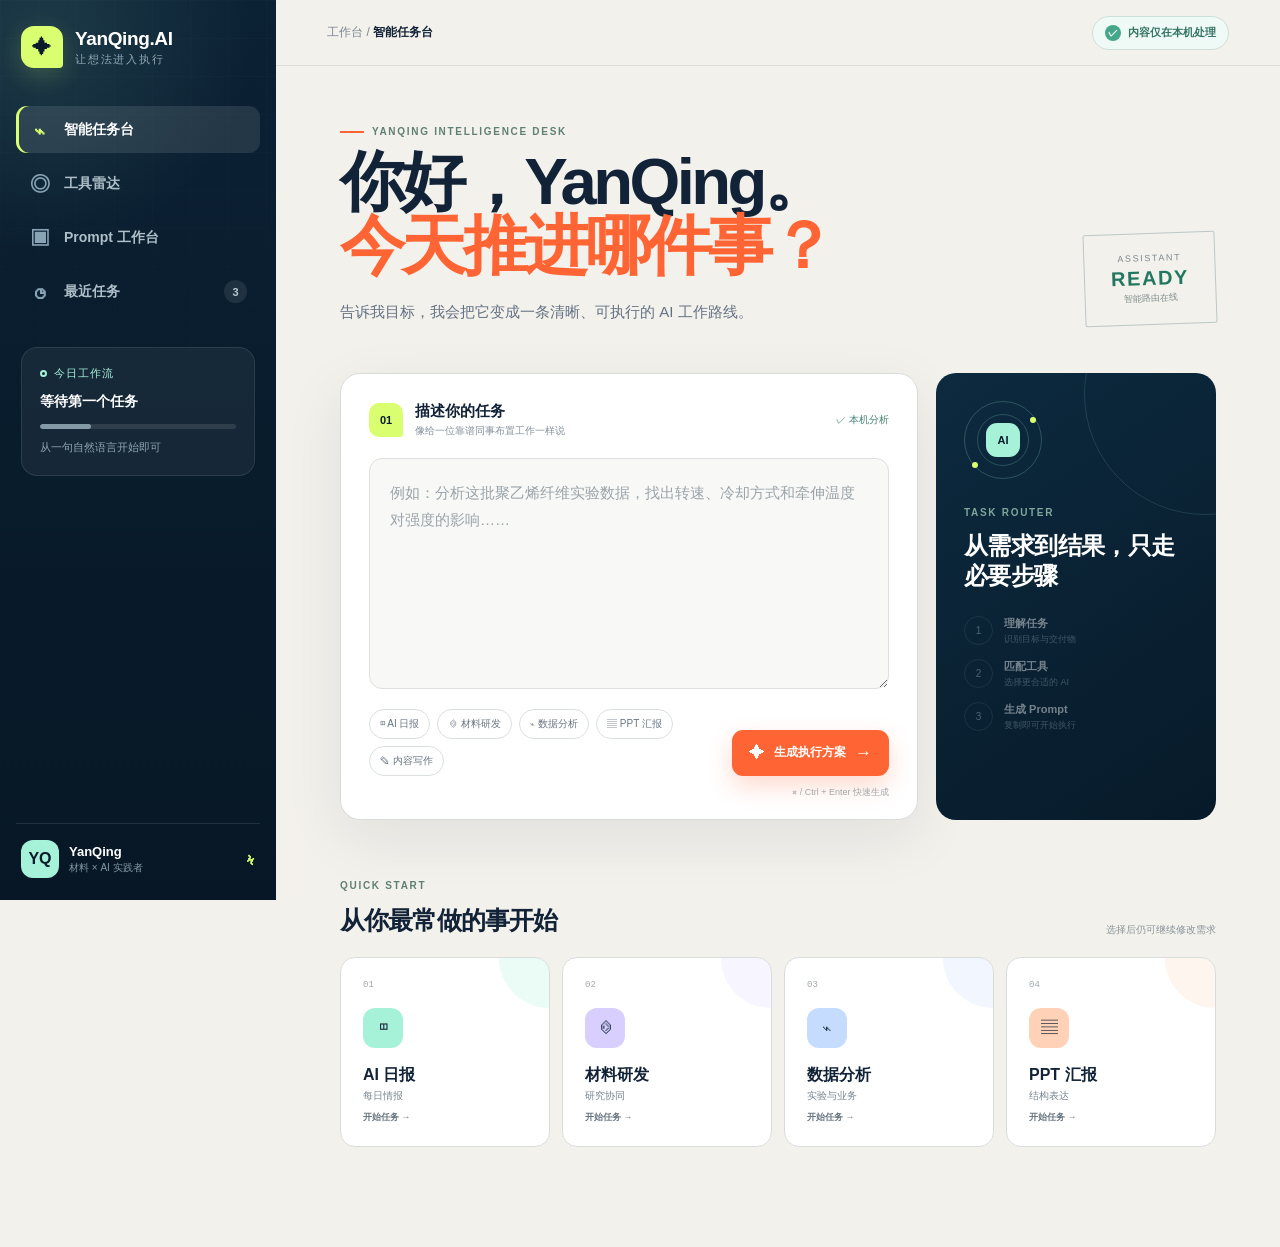
<file: index.html>
<!doctype html>
<html lang="zh-CN">
  <head>
    <meta charset="UTF-8" />
    <meta name="viewport" content="width=device-width, initial-scale=1, viewport-fit=cover" />
    <meta name="theme-color" content="#091b2b" />
    <meta name="description" content="YanQing AI 办公助手：把一句工作需求变成清晰的执行路线、工具推荐与专属 Prompt。" />
    <meta name="format-detection" content="telephone=no" />
    <title>YanQing AI 办公助手</title>
    <link rel="icon" href="data:image/svg+xml,%3Csvg xmlns='http://www.w3.org/2000/svg' viewBox='0 0 64 64'%3E%3Crect width='64' height='64' rx='18' fill='%23d9ff71'/%3E%3Cpath d='M32 11l4.8 15.2L52 31l-15.2 4.8L32 51l-4.8-15.2L12 31l15.2-4.8L32 11z' fill='%23091b2b'/%3E%3C/svg%3E" />
    <link rel="stylesheet" href="./style.css" />
  </head>
  <body>
    <div class="app-shell">
      <aside class="sidebar" id="sidebar" aria-label="主导航">
        <button class="brand-lockup" id="brand-home" aria-label="返回智能任务台">
          <span class="brand-symbol" aria-hidden="true">✦</span>
          <span><b>YanQing.AI</b><small>让想法进入执行</small></span>
        </button>

        <nav class="nav-list" aria-label="功能导航">
          <button class="nav-button active" data-view="workspace"><span>⌁</span>智能任务台</button>
          <button class="nav-button" data-view="tools"><span>◎</span>工具雷达</button>
          <button class="nav-button" data-view="prompts"><span>▣</span>Prompt 工作台</button>
          <button class="nav-button" data-view="history"><span>◷</span>最近任务<em id="history-count">3</em></button>
        </nav>

        <div class="sidebar-signal">
          <div class="signal-head"><i></i><span>今日工作流</span></div>
          <strong id="signal-title">等待第一个任务</strong>
          <div class="signal-track"><i id="signal-progress"></i></div>
          <p id="signal-copy">从一句自然语言开始即可</p>
        </div>

        <div class="profile-card">
          <span>YQ</span>
          <div><strong>YanQing</strong><small>材料 × AI 实践者</small></div>
          <b aria-hidden="true">ϟ</b>
        </div>
      </aside>

      <button class="sidebar-backdrop" id="sidebar-backdrop" aria-label="关闭导航"></button>

      <div class="site-canvas">
        <header class="topbar">
          <div class="topbar-left">
            <button class="menu-button" id="menu-button" aria-label="打开导航">☰</button>
            <span class="route-name">工作台 / <b id="route-name">智能任务台</b></span>
          </div>
          <div class="secure-pill"><span>✓</span>内容仅在本机处理</div>
        </header>

        <section class="view-panel active" id="view-workspace" data-panel="workspace">
          <main class="workspace-view">
            <section class="workspace-intro">
              <div>
                <p class="kicker"><span></span> YANQING INTELLIGENCE DESK</p>
                <h1>你好，YanQing。<br /><em>今天推进哪件事？</em></h1>
                <p>告诉我目标，我会把它变成一条清晰、可执行的 AI 工作路线。</p>
              </div>
              <div class="status-stamp" aria-label="助手已就绪">
                <span>ASSISTANT</span><b>READY</b><small>智能路由在线</small>
              </div>
            </section>

            <section class="composer-grid">
              <div class="task-composer-card">
                <div class="composer-label">
                  <span class="step-badge">01</span>
                  <div><strong>描述你的任务</strong><small>像给一位靠谱同事布置工作一样说</small></div>
                  <span class="privacy-note">✓ 本机分析</span>
                </div>
                <textarea id="task-input" class="task-input" rows="7" placeholder="例如：分析这批聚乙烯纤维实验数据，找出转速、冷却方式和牵伸温度对强度的影响……" aria-label="描述你的工作任务"></textarea>
                <div class="composer-actions">
                  <div class="category-chips" id="category-chips" aria-label="任务类型"></div>
                  <button class="run-button" id="run-button">
                    <span aria-hidden="true">✦</span><b>生成执行方案</b><i aria-hidden="true">→</i>
                  </button>
                </div>
                <p class="shortcut-hint">⌘ / Ctrl + Enter 快速生成</p>
              </div>

              <aside class="route-preview">
                <div class="radar-orbit" aria-hidden="true"><span>AI</span><i></i><b></b></div>
                <p class="kicker">TASK ROUTER</p>
                <h2 id="route-preview-title">从需求到结果，只走必要步骤</h2>
                <ol>
                  <li id="route-step-1"><span>1</span><div><b>理解任务</b><small>识别目标与交付物</small></div></li>
                  <li id="route-step-2"><span>2</span><div><b>匹配工具</b><small>选择更合适的 AI</small></div></li>
                  <li id="route-step-3"><span>3</span><div><b>生成 Prompt</b><small>复制即可开始执行</small></div></li>
                </ol>
              </aside>
            </section>

            <section class="scene-section">
              <div class="section-heading">
                <div><p class="kicker">QUICK START</p><h2>从你最常做的事开始</h2></div>
                <span>选择后仍可继续修改需求</span>
              </div>
              <div class="scene-grid" id="scene-grid"></div>
            </section>

            <section class="result-section" id="assistant-result" hidden>
              <div class="result-heading">
                <div>
                  <p class="kicker success-kicker">✓ ANALYSIS COMPLETE</p>
                  <h2 id="analysis-title"></h2>
                  <p>已经把你的原始需求整理为下面这条执行路线。</p>
                </div>
                <div class="clarity-score"><span>需求清晰度</span><b id="clarity-score">88</b><small>/ 100</small></div>
              </div>

              <div class="brief-strip">
                <div><span>任务目标</span><b id="analysis-goal"></b></div>
                <div><span>最终交付</span><b id="analysis-deliverable"></b></div>
                <div><span>主要受众</span><b id="analysis-audience"></b></div>
              </div>

              <div class="result-grid">
                <article class="execution-card panel-card">
                  <div class="card-title"><span class="step-badge">02</span><div><h3>执行路线</h3><p>按顺序完成，减少返工</p></div></div>
                  <div class="execution-steps" id="execution-steps"></div>
                  <div class="human-check"><span>✓</span><div><b>人工校验点</b><p id="analysis-note"></p></div></div>
                </article>

                <article class="tool-card-panel panel-card">
                  <div class="card-title"><span class="step-badge">03</span><div><h3>选择执行工具</h3><p>首选已排在最前</p></div></div>
                  <div class="tool-options" id="tool-options"></div>
                </article>

                <article class="prompt-card panel-card">
                  <div class="prompt-head">
                    <div class="card-title"><span class="step-badge">04</span><div><h3>专属 Prompt</h3><p id="prompt-tool-label">已完成结构优化</p></div></div>
                    <span class="ready-badge">● 已就绪</span>
                  </div>
                  <textarea id="prompt-output" class="prompt-output" aria-label="生成的专属 Prompt"></textarea>
                  <div class="prompt-actions">
                    <button class="outline-button" id="optimize-button">↻ 再优化一次</button>
                    <button class="copy-button" id="copy-button">▣ 复制 Prompt</button>
                    <a class="launch-button" id="launch-button" href="#" target="_blank" rel="noreferrer">前往执行 <span>↗</span></a>
                  </div>
                </article>
              </div>
            </section>
          </main>
        </section>

        <section class="view-panel" id="view-tools" data-panel="tools">
          <main class="simple-view">
            <div class="simple-head"><p class="kicker">TOOL RADAR</p><h1>不是工具越多越好，<br /><em>而是每次都选对。</em></h1><p>按真实任务匹配工具，避免在不同平台之间来回试错。</p></div>
            <div class="tool-atlas" id="tool-atlas"></div>
          </main>
        </section>

        <section class="view-panel" id="view-prompts" data-panel="prompts">
          <main class="simple-view">
            <div class="simple-head"><p class="kicker">PROMPT WORKBENCH</p><h1>把好方法沉淀下来，<br /><em>下次直接复用。</em></h1><p>这些模板保留了任务结构，选择后只需要替换你的具体内容。</p></div>
            <div class="template-list" id="template-list"></div>
          </main>
        </section>

        <section class="view-panel" id="view-history" data-panel="history">
          <main class="simple-view">
            <div class="simple-head"><p class="kicker">RECENT TASKS</p><h1>做过的任务，<br /><em>都能继续推进。</em></h1><p>选择一项历史任务，回到任务台重新分析或修改。</p></div>
            <div class="history-table" id="history-table"></div>
          </main>
        </section>
      </div>
    </div>

    <div class="toast" id="toast" role="status" aria-live="polite"></div>
    <script src="./app.js" defer></script>
  </body>
</html>
</file>
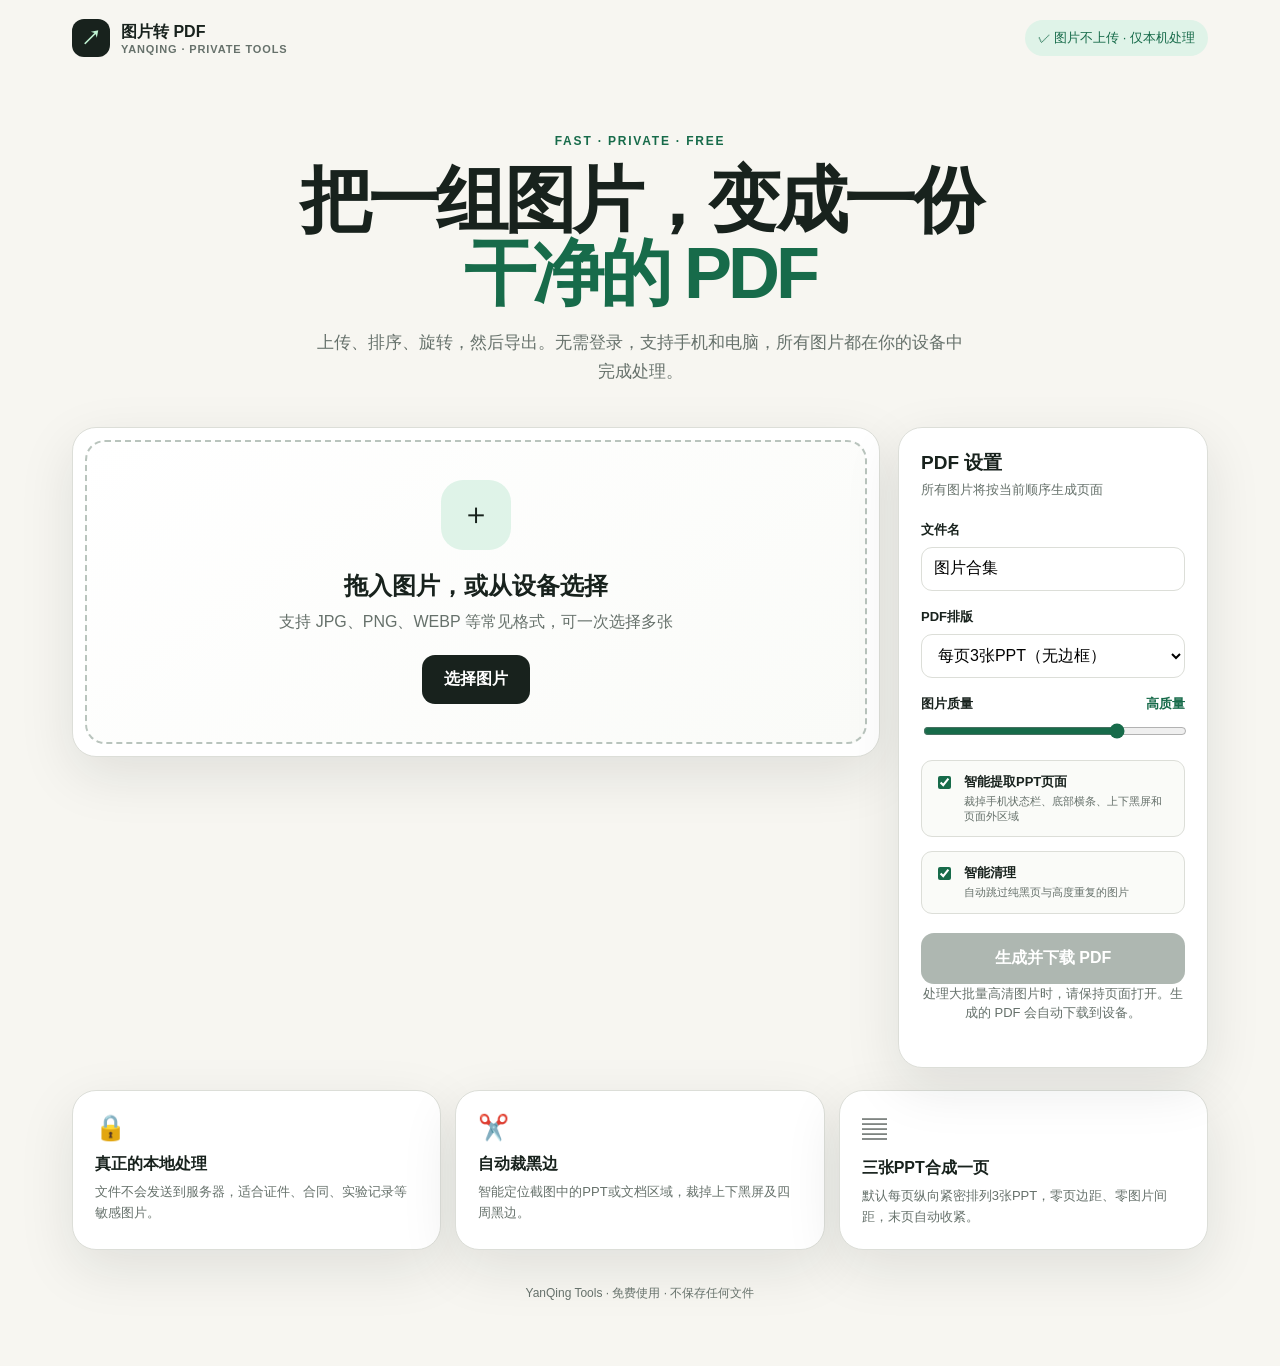
<file: image-to-pdf/index.html>
<!doctype html>
<html lang="zh-CN">
<head>
<meta charset="utf-8">
<meta name="viewport" content="width=device-width,initial-scale=1,viewport-fit=cover">
<meta name="theme-color" content="#f7f6f1">
<title>图片转 PDF｜免费、本地处理</title>
<meta name="description" content="免费在线图片转PDF：无需登录，支持排序、旋转、页面尺寸、边距和压缩，图片仅在浏览器本地处理。">
<style>
:root{--ink:#18221d;--muted:#66716b;--paper:#f7f6f1;--card:#fff;--line:#dcded8;--green:#176b4a;--green2:#dff3e8;--orange:#f3a83b;--shadow:0 18px 55px rgba(24,34,29,.10)}
*{box-sizing:border-box}html{scroll-behavior:smooth}body{margin:0;background:var(--paper);color:var(--ink);font-family:Inter,-apple-system,BlinkMacSystemFont,"Segoe UI","PingFang SC","Microsoft YaHei",sans-serif}
button,select,input{font:inherit}.shell{max-width:1180px;margin:auto;padding:0 22px 64px}
header{height:76px;display:flex;align-items:center;justify-content:space-between}.brand{display:flex;align-items:center;gap:11px;font-weight:800}.mark{width:38px;height:38px;border-radius:12px;background:var(--ink);color:#bff2d2;display:grid;place-items:center;font-size:20px}.brand small{display:block;font-size:11px;color:var(--muted);font-weight:600;letter-spacing:.08em}.safe{font-size:13px;color:var(--green);background:var(--green2);padding:9px 13px;border-radius:999px}
.hero{text-align:center;padding:58px 10px 40px}.eyebrow{font-weight:800;font-size:12px;letter-spacing:.15em;color:var(--green)}h1{font-size:clamp(38px,7vw,72px);line-height:1.02;margin:16px auto 18px;letter-spacing:-.055em;max-width:850px}.hero p{color:var(--muted);font-size:17px;margin:0 auto;max-width:650px;line-height:1.7}.hero b{color:var(--green)}
.workspace{display:grid;grid-template-columns:minmax(0,1fr) 310px;gap:18px;align-items:start}.panel{background:var(--card);border:1px solid var(--line);border-radius:24px;box-shadow:var(--shadow)}
.drop{min-height:300px;padding:38px;border:2px dashed #b9c4bd;border-radius:20px;margin:12px;display:grid;place-items:center;text-align:center;transition:.2s;background:linear-gradient(145deg,#fff,#fafbf8)}.drop.over{border-color:var(--green);background:var(--green2);transform:scale(.995)}.drop-icon{width:70px;height:70px;border-radius:22px;background:var(--green2);display:grid;place-items:center;margin:0 auto 20px;font-size:30px}.drop h2{margin:0 0 10px;font-size:24px}.drop p{margin:0 0 22px;color:var(--muted)}.pick{border:0;background:var(--ink);color:white;padding:14px 22px;border-radius:13px;font-weight:750;cursor:pointer}.pick:hover{background:var(--green)}#fileInput{display:none}
.queue{padding:8px 12px 16px}.queue-head{display:flex;justify-content:space-between;align-items:center;padding:6px 6px 12px}.queue-head h2{font-size:18px;margin:0}.linkbtn{border:0;background:none;color:var(--green);font-weight:700;cursor:pointer}.cards{display:grid;grid-template-columns:repeat(3,1fr);gap:10px}.photo{position:relative;border:1px solid var(--line);border-radius:15px;padding:8px;background:#fff;cursor:grab}.photo.dragging{opacity:.45}.thumb{aspect-ratio:4/3;border-radius:10px;overflow:hidden;background:#eff1ed;display:grid;place-items:center}.thumb img{max-width:100%;max-height:100%;object-fit:contain;transition:.2s}.photo-name{font-size:12px;color:var(--muted);white-space:nowrap;overflow:hidden;text-overflow:ellipsis;padding:8px 2px 3px}.crop-state{font-size:10px;color:var(--green);padding:2px 2px 6px;min-height:20px}.crop-state.wait{color:#a06a16}.num{position:absolute;top:14px;left:14px;background:rgba(24,34,29,.82);color:white;font-size:11px;padding:4px 7px;border-radius:8px}.actions{position:absolute;right:14px;top:14px;display:flex;gap:5px}.iconbtn{width:29px;height:29px;border:0;border-radius:8px;background:rgba(255,255,255,.92);box-shadow:0 2px 8px #0002;cursor:pointer}.iconbtn:hover{background:var(--green2)}
.settings{padding:22px;position:sticky;top:18px}.settings h2{font-size:19px;margin:0 0 5px}.settings>p{font-size:13px;color:var(--muted);margin:0 0 22px}.field{margin:0 0 17px}.field label{display:flex;justify-content:space-between;font-size:13px;font-weight:700;margin-bottom:8px}.field label span{color:var(--green)}select,input[type=text]{width:100%;height:44px;border:1px solid var(--line);border-radius:11px;background:white;padding:0 12px;outline:none}input[type=range]{width:100%;accent-color:var(--green)}.convert{width:100%;border:0;background:var(--green);color:white;padding:15px;border-radius:13px;font-weight:800;cursor:pointer;margin-top:5px}.convert:disabled{background:#aeb7b1;cursor:not-allowed}.convert:not(:disabled):hover{filter:brightness(.92)}.check{display:flex;gap:10px;align-items:flex-start;padding:12px;border:1px solid var(--line);border-radius:11px;background:#fafbf8;margin-bottom:14px}.check input{margin-top:3px;accent-color:var(--green)}.check b{font-size:13px;display:block}.check small{font-size:11px;color:var(--muted);line-height:1.4;display:block;margin-top:3px}.mini{font-size:11px;color:var(--muted);text-align:center;line-height:1.5;margin:12px 4px 0}
.features{display:grid;grid-template-columns:repeat(3,1fr);gap:14px;margin-top:22px}.feature{padding:22px}.feature i{font-style:normal;font-size:25px}.feature h3{font-size:16px;margin:12px 0 7px}.feature p{font-size:13px;color:var(--muted);line-height:1.6;margin:0}
.toast{position:fixed;left:50%;bottom:28px;transform:translate(-50%,20px);opacity:0;pointer-events:none;background:var(--ink);color:white;padding:12px 18px;border-radius:12px;font-size:13px;transition:.25s;z-index:20}.toast.show{opacity:1;transform:translate(-50%,0)}
.progress{height:4px;background:#e7ebe7;border-radius:8px;overflow:hidden;margin:13px 0 0;display:none}.progress i{display:block;width:0;height:100%;background:var(--orange);transition:.2s}
footer{text-align:center;color:var(--muted);font-size:12px;margin-top:35px}
@media(max-width:820px){.hero{padding-top:36px}.workspace{grid-template-columns:1fr}.settings{position:static}.cards{grid-template-columns:repeat(2,1fr)}.features{grid-template-columns:1fr}.safe{font-size:0}.safe:after{content:"本地处理";font-size:12px}}
@media(max-width:480px){.shell{padding:0 12px 40px}header{height:64px}.hero{padding:28px 5px 30px}.hero p{font-size:15px}.drop{padding:26px 14px;min-height:265px}.cards{grid-template-columns:1fr 1fr}.settings{padding:18px}.photo-name{display:none}}
</style>
</head>
<body>
<div class="shell">
<header><div class="brand"><span class="mark">↗</span><span>图片转 PDF<small>YANQING · PRIVATE TOOLS</small></span></div><div class="safe">✓ 图片不上传 · 仅本机处理</div></header>
<section class="hero"><div class="eyebrow">FAST · PRIVATE · FREE</div><h1>把一组图片，变成一份<br><b>干净的 PDF</b></h1><p>上传、排序、旋转，然后导出。无需登录，支持手机和电脑，所有图片都在你的设备中完成处理。</p></section>
<main class="workspace">
<section class="panel">
<div class="drop" id="drop">
<div><div class="drop-icon">＋</div><h2>拖入图片，或从设备选择</h2><p>支持 JPG、PNG、WEBP 等常见格式，可一次选择多张</p><button class="pick" id="pick">选择图片</button><input id="fileInput" type="file" accept="image/*" multiple></div>
</div>
<div class="queue" id="queue" hidden>
<div class="queue-head"><div><h2><span id="count">0</span> 张图片</h2><small style="color:var(--muted)">下方显示的是最终PDF裁剪预览</small></div><div><button class="linkbtn" id="add">＋ 继续添加</button><button class="linkbtn" id="clear">清空</button></div></div>
<div class="cards" id="cards"></div>
</div>
</section>
<aside class="panel settings">
<h2>PDF 设置</h2><p>所有图片将按当前顺序生成页面</p>
<div class="field"><label>文件名</label><input id="filename" type="text" value="图片合集" maxlength="80"></div>
<div class="field"><label>PDF排版</label><select id="layout"><option value="three">每页3张PPT（无边框）</option><option value="single">每页1张PPT（无边框）</option></select></div>
<input id="pageSize" type="hidden" value="original"><input id="margin" type="hidden" value="0"><span id="marginOut" hidden>0 mm</span>
<div class="field"><label>图片质量 <span id="qualityOut">高质量</span></label><input id="quality" type="range" min="55" max="95" value="85"></div>
<label class="check"><input id="cropBlack" type="checkbox" checked><span><b>智能提取PPT页面</b><small>裁掉手机状态栏、底部横条、上下黑屏和页面外区域</small></span></label><label class="check"><input id="smartClean" type="checkbox" checked><span><b>智能清理</b><small>自动跳过纯黑页与高度重复的图片</small></span></label><button class="convert" id="convert" disabled>生成并下载 PDF</button>
<div class="progress" id="progress"><i id="bar"></i></div>
<p class="mini">处理大批量高清图片时，请保持页面打开。生成的 PDF 会自动下载到设备。</p>
</aside>
</main>
<section class="features">
<article class="panel feature"><i>🔒</i><h3>真正的本地处理</h3><p>文件不会发送到服务器，适合证件、合同、实验记录等敏感图片。</p></article>
<article class="panel feature"><i>✂️</i><h3>自动裁黑边</h3><p>智能定位截图中的PPT或文档区域，裁掉上下黑屏及四周黑边。</p></article>
<article class="panel feature"><i>▤</i><h3>三张PPT合成一页</h3><p>默认每页纵向紧密排列3张PPT，零页边距、零图片间距，末页自动收紧。</p></article>
</section>
<footer>YanQing Tools · 免费使用 · 不保存任何文件</footer>
</div>
<div class="toast" id="toast"></div>
<script>
const $=s=>document.querySelector(s), files=[], enc=new TextEncoder();
const drop=$('#drop'), input=$('#fileInput'), cards=$('#cards'), queue=$('#queue'), convert=$('#convert');
$('#pick').onclick=$('#add').onclick=()=>input.click();
input.onchange=e=>{addFiles([...e.target.files]);input.value=''};
['dragenter','dragover'].forEach(n=>drop.addEventListener(n,e=>{e.preventDefault();drop.classList.add('over')}));
['dragleave','drop'].forEach(n=>drop.addEventListener(n,e=>{e.preventDefault();drop.classList.remove('over')}));
drop.addEventListener('drop',e=>addFiles([...e.dataTransfer.files]));
$('#clear').onclick=()=>{files.forEach(x=>{URL.revokeObjectURL(x.url);if(x.previewUrl)URL.revokeObjectURL(x.previewUrl)});files.length=0;render()};
$('#margin').oninput=e=>$('#marginOut').textContent=e.target.value+' mm';
$('#quality').oninput=e=>$('#qualityOut').textContent=e.target.value>=88?'超清':e.target.value>=75?'高质量':'体积更小';$('#cropBlack').onchange=render;
function toast(t){const x=$('#toast');x.textContent=t;x.classList.add('show');setTimeout(()=>x.classList.remove('show'),1800)}
function addFiles(list){const imgs=list.filter(f=>f.type.startsWith('image/'));if(!imgs.length)return toast('请选择图片文件');const added=imgs.map(f=>({file:f,url:URL.createObjectURL(f),rot:0,id:crypto.randomUUID?crypto.randomUUID():Math.random()+'',analyzing:true,cropEnabled:true}));files.push(...added);render();added.forEach(analyzeItem)}
async function analyzeItem(x){try{const im=await loadImage(x.url);x.crop=detectBlackCrop(im);if(x.crop.cropped){const max=700,k=Math.min(1,max/Math.max(x.crop.sw,x.crop.sh)),c=document.createElement('canvas');c.width=Math.max(1,Math.round(x.crop.sw*k));c.height=Math.max(1,Math.round(x.crop.sh*k));c.getContext('2d').drawImage(im,x.crop.sx,x.crop.sy,x.crop.sw,x.crop.sh,0,0,c.width,c.height);x.previewUrl=URL.createObjectURL(await new Promise(r=>c.toBlob(r,'image/jpeg',.86)))}}catch(e){console.error(e)}finally{x.analyzing=false;render()}}
function render(){
 queue.hidden=!files.length;drop.style.display=files.length?'none':'grid';convert.disabled=!files.length;$('#count').textContent=files.length;
 cards.innerHTML='';
 files.forEach((x,i)=>{const d=document.createElement('article');d.className='photo';d.draggable=true;d.dataset.id=x.id;
 const useCrop=$('#cropBlack').checked&&x.cropEnabled!==false&&x.previewUrl,src=useCrop?x.previewUrl:x.url,status=x.analyzing?'正在识别PPT页面…':useCrop?'✓ 已裁掉手机界面和黑色区域':x.crop&&x.crop.cropped?'当前保留原图':'未检测到需裁剪区域';
 d.innerHTML='<div class="thumb"><img src="'+src+'" style="transform:rotate('+x.rot+'deg)"></div><span class="num">'+(i+1)+'</span><div class="actions"><button class="iconbtn crop" title="切换裁剪图/原图">✂</button><button class="iconbtn rot" title="旋转">↻</button><button class="iconbtn del" title="删除">×</button></div><div class="photo-name">'+escapeHtml(x.file.name)+'</div><div class="crop-state '+(x.analyzing?'wait':'')+'">'+status+'</div><div style="display:flex;gap:5px"><button class="iconbtn left" title="前移">←</button><button class="iconbtn right" title="后移">→</button></div>';
 d.querySelector('.crop').onclick=()=>{x.cropEnabled=!x.cropEnabled;render()};d.querySelector('.rot').onclick=()=>{x.rot=(x.rot+90)%360;render()};d.querySelector('.del').onclick=()=>{URL.revokeObjectURL(x.url);if(x.previewUrl)URL.revokeObjectURL(x.previewUrl);files.splice(i,1);render()};
 d.querySelector('.left').onclick=()=>move(i,i-1);d.querySelector('.right').onclick=()=>move(i,i+1);
 d.ondragstart=()=>d.classList.add('dragging');d.ondragend=()=>d.classList.remove('dragging');cards.appendChild(d)});
}
function escapeHtml(s){return s.replace(/[&<>"']/g,c=>({'&':'&amp;','<':'&lt;','>':'&gt;','"':'&quot;',"'":'&#39;'}[c]))}
function move(a,b){if(b<0||b>=files.length)return;files.splice(b,0,files.splice(a,1)[0]);render()}
cards.addEventListener('dragover',e=>{e.preventDefault();const dragged=cards.querySelector('.dragging');if(!dragged)return;const after=[...cards.querySelectorAll('.photo:not(.dragging)')].find(el=>e.clientY<=el.getBoundingClientRect().top+el.offsetHeight/2);after?cards.insertBefore(dragged,after):cards.appendChild(dragged)});
cards.addEventListener('drop',()=>{const ids=[...cards.children].map(x=>x.dataset.id);files.sort((a,b)=>ids.indexOf(a.id)-ids.indexOf(b.id));render()});
function loadImage(url){return new Promise((res,rej)=>{const im=new Image;im.onload=()=>res(im);im.onerror=rej;im.src=url})}
function b64bytes(data){const b=atob(data.split(',')[1]),u=new Uint8Array(b.length);for(let i=0;i<b.length;i++)u[i]=b.charCodeAt(i);return u}
function detectBlackCrop(im){
 const maxSample=700,scale=Math.min(1,maxSample/Math.max(im.naturalWidth,im.naturalHeight)),sw=Math.max(1,Math.round(im.naturalWidth*scale)),sh=Math.max(1,Math.round(im.naturalHeight*scale));
 const c=document.createElement('canvas');c.width=sw;c.height=sh;const g=c.getContext('2d');g.drawImage(im,0,0,sw,sh);const d=g.getImageData(0,0,sw,sh).data;
 const lum=(x,y)=>{const i=(y*sw+x)*4;return .299*d[i]+.587*d[i+1]+.114*d[i+2]};
 const dark=(x,y)=>lum(x,y)<52,bright=(x,y)=>lum(x,y)>105;
 const bestRun=flags=>{let bestA=0,bestB=-1,a=-1,gap=0;for(let k=0;k<=flags.length;k++){if(k<flags.length&&flags[k]){if(a<0)a=k;gap=0}else if(a>=0&&gap++>=2){const b=k-gap;if(b-a>bestB-bestA){bestA=a;bestB=b}a=-1;gap=0}}return [bestA,bestB]};
 const rowBright=[];for(let y=0;y<sh;y++){let n=0,step=Math.max(1,Math.floor(sw/280)),total=0;for(let x=0;x<sw;x+=step){if(bright(x,y))n++;total++}rowBright[y]=n/total>.38}
 let [panelTop,panelBottom]=bestRun(rowBright);
 const outsideIsDark=()=>{let n=0,total=0,stepX=Math.max(1,Math.floor(sw/120)),stepY=Math.max(1,Math.floor(sh/240));for(let y=0;y<sh;y+=stepY){if(y>=panelTop&&y<=panelBottom)continue;for(let x=0;x<sw;x+=stepX){if(dark(x,y))n++;total++}}return total&&n/total>.62};
 let top=0,bottom=sh-1,left=0,right=sw-1;
 const strongPanel=panelBottom-panelTop>sh*.10&&panelBottom-panelTop<sh*.88&&(panelTop>sh*.06||panelBottom<sh*.94)&&outsideIsDark();
 if(strongPanel){
  top=panelTop;bottom=panelBottom;const colBright=[];for(let x=0;x<sw;x++){let n=0,total=0,step=Math.max(1,Math.floor((bottom-top+1)/180));for(let y=top;y<=bottom;y+=step){if(bright(x,y))n++;total++}colBright[x]=n/total>.25}
  const run=bestRun(colBright);if(run[1]-run[0]>sw*.35){left=run[0];right=run[1]}
 }else{
  const rowBlack=y=>{let n=0,step=Math.max(1,Math.floor(sw/300));for(let x=0;x<sw;x+=step)if(dark(x,y))n++;return n/Math.ceil(sw/step)>.78};
  const colBlack=x=>{let n=0,step=Math.max(1,Math.floor(sh/300));for(let y=0;y<sh;y+=step)if(dark(x,y))n++;return n/Math.ceil(sh/step)>.78};
  while(top<sh*.45&&rowBlack(top))top++;while(bottom>sh*.55&&rowBlack(bottom))bottom--;while(left<sw*.45&&colBlack(left))left++;while(right>sw*.55&&colBlack(right))right--;
 }
 if(right-left<sw*.18||bottom-top<sh*.10)return {sx:0,sy:0,sw:im.naturalWidth,sh:im.naturalHeight,cropped:false};
 const pad=Math.max(2,Math.round(Math.min(sw,sh)*.006)),sx=Math.max(0,Math.floor((left-pad)/scale)),sy=Math.max(0,Math.floor((top-pad)/scale)),ex=Math.min(im.naturalWidth,Math.ceil((right+pad+1)/scale)),ey=Math.min(im.naturalHeight,Math.ceil((bottom+pad+1)/scale));
 return {sx,sy,sw:ex-sx,sh:ey-sy,cropped:sx>2||sy>2||ex<im.naturalWidth-2||ey<im.naturalHeight-2}
}
async function prepare(x,q){
 const im=await loadImage(x.url),crop=$('#cropBlack').checked&&x.cropEnabled!==false?(x.crop||detectBlackCrop(im)):{sx:0,sy:0,sw:im.naturalWidth,sh:im.naturalHeight,cropped:false},swap=x.rot%180!==0,w=swap?crop.sh:crop.sw,h=swap?crop.sw:crop.sh;
 const max=2600,scale=Math.min(1,max/Math.max(w,h)),c=document.createElement('canvas');c.width=Math.max(1,Math.round(w*scale));c.height=Math.max(1,Math.round(h*scale));
 const g=c.getContext('2d',{alpha:false});g.fillStyle='#fff';g.fillRect(0,0,c.width,c.height);g.save();g.translate(c.width/2,c.height/2);g.rotate(x.rot*Math.PI/180);
 const dw=swap?c.height:c.width,dh=swap?c.width:c.height;g.drawImage(im,crop.sx,crop.sy,crop.sw,crop.sh,-dw/2,-dh/2,dw,dh);g.restore();
 return {jpg:b64bytes(c.toDataURL('image/jpeg',q)),w:c.width,h:c.height,cropped:crop.cropped}
}
async function signature(x){
 const im=await loadImage(x.url),c=document.createElement('canvas');c.width=16;c.height=16;const g=c.getContext('2d');g.drawImage(im,0,0,16,16);const d=g.getImageData(0,0,16,16).data,v=[];let sum=0;for(let i=0;i<d.length;i+=4){const z=.299*d[i]+.587*d[i+1]+.114*d[i+2];v.push(z);sum+=z}const avg=sum/v.length;let variance=0;v.forEach(z=>variance+=(z-avg)*(z-avg));return {v,avg,std:Math.sqrt(variance/v.length)}
}
function sigDiff(a,b){let n=0;for(let i=0;i<a.length;i++)n+=Math.abs(a[i]-b[i]);return n/a.length}
async function stackThree(imgs,q){
 const pages=[];
 for(let start=0;start<imgs.length;start+=3){
  const group=imgs.slice(start,start+3),targetW=Math.max(...group.map(x=>x.w)),heights=group.map(x=>Math.max(1,Math.round(x.h*targetW/x.w))),totalH=heights.reduce((a,b)=>a+b,0),c=document.createElement('canvas');c.width=targetW;c.height=totalH;
  const g=c.getContext('2d',{alpha:false});let y=0;
  for(let i=0;i<group.length;i++){const url=URL.createObjectURL(new Blob([group[i].jpg],{type:'image/jpeg'})),im=await loadImage(url);g.drawImage(im,0,y,targetW,heights[i]);y+=heights[i];URL.revokeObjectURL(url)}
  pages.push({jpg:b64bytes(c.toDataURL('image/jpeg',Math.max(.88,q))),w:c.width,h:c.height,cropped:group.some(x=>x.cropped)});
 }
 return pages
}
function makePdf(imgs,size,margin){
 const chunks=[],offsets=[0];let pos=0,obj=0;const push=u=>{if(typeof u==='string')u=enc.encode(u);chunks.push(u);pos+=u.length};const add=(id,parts)=>{offsets[id]=pos;push(id+' 0 obj\n');parts.forEach(push);push('\nendobj\n')};
 push('%PDF-1.4\n%\xE2\xE3\xCF\xD3\n');const pageIds=imgs.map((_,i)=>3+i*3);add(1,['<< /Type /Catalog /Pages 2 0 R >>']);
 add(2,['<< /Type /Pages /Count '+imgs.length+' /Kids ['+pageIds.map(i=>i+' 0 R').join(' ')+'] >>']);
 imgs.forEach((im,i)=>{const page=3+i*3,img=page+1,content=page+2;let pw,ph;if(size==='a4p'){pw=595.28;ph=841.89}else if(size==='a4l'){pw=841.89;ph=595.28}else{pw=im.w*.75;ph=im.h*.75}
 const m=Math.min(margin*2.83465,pw/3,ph/3),ratio=Math.min((pw-2*m)/im.w,(ph-2*m)/im.h),dw=im.w*ratio,dh=im.h*ratio,x=(pw-dw)/2,y=(ph-dh)/2;
 const cmd='q '+dw.toFixed(2)+' 0 0 '+dh.toFixed(2)+' '+x.toFixed(2)+' '+y.toFixed(2)+' cm /Im'+i+' Do Q';
 add(page,['<< /Type /Page /Parent 2 0 R /MediaBox [0 0 '+pw.toFixed(2)+' '+ph.toFixed(2)+'] /Resources << /XObject << /Im'+i+' '+img+' 0 R >> >> /Contents '+content+' 0 R >>']);
 add(img,['<< /Type /XObject /Subtype /Image /Width '+im.w+' /Height '+im.h+' /ColorSpace /DeviceRGB /BitsPerComponent 8 /Filter /DCTDecode /Length '+im.jpg.length+' >>\nstream\n',im.jpg,'\nendstream']);
 add(content,['<< /Length '+enc.encode(cmd).length+' >>\nstream\n'+cmd+'\nendstream'])});
 const xref=pos,total=2+imgs.length*3;push('xref\n0 '+(total+1)+'\n0000000000 65535 f \n');for(let i=1;i<=total;i++)push(String(offsets[i]).padStart(10,'0')+' 00000 n \n');
 push('trailer\n<< /Size '+(total+1)+' /Root 1 0 R >>\nstartxref\n'+xref+'\n%%EOF');
 return new Blob(chunks,{type:'application/pdf'})
}
convert.onclick=async()=>{
 if(!files.length)return;convert.disabled=true;convert.textContent='正在处理…';$('#progress').style.display='block';const bar=$('#bar'),out=[];
 try{let work=files,skipped=0,cropped=0;if($('#smartClean').checked){const sigs=[],kept=[];for(let i=0;i<files.length;i++){const sg=await signature(files[i]),black=sg.avg<22&&sg.std<16,duplicate=sigs.some(old=>sigDiff(old,sg.v)<3.2);if(black||duplicate)skipped++;else{kept.push(files[i]);sigs.push(sg.v)}bar.style.width=((i+1)/files.length*20)+'%'}work=kept;if(!work.length)throw new Error('没有可导出的有效图片')}
 for(let i=0;i<work.length;i++){const prepared=await prepare(work[i],+$('#quality').value/100);out.push(prepared);if(prepared.cropped)cropped++;bar.style.width=(20+(i+1)/work.length*58)+'%'}
 const pdfImages=$('#layout').value==='three'?await stackThree(out,+$('#quality').value/100):out;bar.style.width='94%';const pdf=makePdf(pdfImages,'original',0);bar.style.width='100%';const a=document.createElement('a'),name=($('#filename').value.trim()||'图片合集').replace(/[\\/:*?"<>|]/g,'-');a.href=URL.createObjectURL(pdf);a.download=name+'.pdf';a.click();setTimeout(()=>URL.revokeObjectURL(a.href),3000);toast('PDF 已生成，每页3张且无边框'+(cropped?'；裁剪 '+cropped+' 张':'')+(skipped?'；跳过 '+skipped+' 张异常/重复图片':''))}
 catch(e){console.error(e);toast('生成失败，请减少图片数量后重试')}
 finally{setTimeout(()=>{$('#progress').style.display='none';bar.style.width='0'},800);convert.disabled=false;convert.textContent='生成并下载 PDF'}
};
</script>
</body>
</html>
</file>
<file: style.css>
:root {
  --paper: #f3f1ec;
  --ink: #122337;
  --navy: #091b2b;
  --orange: #ff6534;
  --lime: #d9ff71;
  --mint: #a5f2d9;
  --line: #d9dedf;
  --soft: #657283;
  --white: #fff;
  --shadow: 0 18px 60px rgba(11, 29, 44, 0.08);
}

* { box-sizing: border-box; }
html { scroll-behavior: smooth; }
body {
  margin: 0;
  min-width: 320px;
  color: var(--ink);
  background: var(--paper);
  font-family: -apple-system, BlinkMacSystemFont, "Segoe UI", "PingFang SC", "Microsoft YaHei", sans-serif;
  text-rendering: optimizeLegibility;
}
button, textarea, input { font: inherit; }
button, a { -webkit-tap-highlight-color: transparent; }
button { color: inherit; }
button:focus-visible, a:focus-visible, textarea:focus-visible {
  outline: 3px solid rgba(255, 101, 52, 0.28);
  outline-offset: 2px;
}

.app-shell { min-height: 100svh; }
.sidebar {
  position: fixed;
  inset: 0 auto 0 0;
  z-index: 30;
  display: flex;
  width: 276px;
  padding: 26px 16px 20px;
  flex-direction: column;
  overflow: hidden;
  color: #dbe4e8;
  background:
    radial-gradient(circle at 14% 4%, rgba(165, 242, 217, 0.12), transparent 24%),
    linear-gradient(180deg, #0b2134 0%, #071725 100%);
}
.sidebar::after {
  position: absolute;
  inset: 0;
  content: "";
  pointer-events: none;
  opacity: .12;
  background-image: linear-gradient(rgba(255,255,255,.13) 1px, transparent 1px), linear-gradient(90deg, rgba(255,255,255,.13) 1px, transparent 1px);
  background-size: 38px 38px;
  mask-image: linear-gradient(to bottom, #000, transparent 55%);
}
.sidebar > * { position: relative; z-index: 1; }
.brand-lockup {
  display: flex;
  align-items: center;
  gap: 12px;
  padding: 0 5px;
  border: 0;
  color: #fff;
  background: transparent;
  text-align: left;
  cursor: pointer;
}
.brand-symbol {
  display: grid;
  place-items: center;
  width: 42px;
  height: 42px;
  flex: 0 0 auto;
  color: var(--navy);
  background: var(--lime);
  border-radius: 13px 13px 4px 13px;
  box-shadow: 0 8px 24px rgba(217, 255, 113, .18);
  font-size: 20px;
}
.brand-lockup > span:last-child { display: grid; gap: 2px; }
.brand-lockup b { font-size: 19px; letter-spacing: -.02em; }
.brand-lockup small { color: #91a7b5; font-size: 11px; letter-spacing: .16em; }

.nav-list { display: grid; gap: 7px; margin-top: 38px; }
.nav-button {
  display: flex;
  align-items: center;
  min-height: 47px;
  gap: 13px;
  padding: 0 13px;
  border: 0;
  border-radius: 11px;
  color: #aebfc8;
  background: transparent;
  font-size: 14px;
  font-weight: 650;
  cursor: pointer;
  transition: color .18s, background .18s, transform .18s;
}
.nav-button:hover { color: #fff; transform: translateX(2px); }
.nav-button.active { color: #fff; background: rgba(255,255,255,.1); box-shadow: inset 3px 0 0 var(--lime); }
.nav-button > span { width: 22px; color: #88a3b3; font-size: 20px; line-height: 1; }
.nav-button.active > span { color: var(--lime); }
.nav-button em {
  display: grid;
  min-width: 23px;
  height: 23px;
  margin-left: auto;
  place-items: center;
  border-radius: 999px;
  color: #b8c8d0;
  background: rgba(255,255,255,.09);
  font-size: 11px;
  font-style: normal;
}
.sidebar-signal {
  margin: 32px 5px 0;
  padding: 18px;
  border: 1px solid rgba(255,255,255,.09);
  border-radius: 16px;
  color: #fff;
  background: rgba(255,255,255,.055);
}
.signal-head { display: flex; align-items: center; gap: 7px; color: var(--mint); font-size: 11px; letter-spacing: .08em; }
.signal-head i { width: 7px; height: 7px; border: 2px solid var(--mint); border-radius: 50%; }
.sidebar-signal > strong { display: block; margin-top: 12px; font-size: 14px; }
.signal-track { height: 5px; margin: 13px 0 10px; overflow: hidden; border-radius: 99px; background: rgba(255,255,255,.1); }
.signal-track i { display: block; width: 26%; height: 100%; border-radius: inherit; background: #8399a5; transition: width .5s, background .5s; }
.signal-track i.complete { width: 100%; background: var(--lime); }
.sidebar-signal p { margin: 0; color: #91a6b2; font-size: 11px; line-height: 1.6; }
.profile-card {
  display: grid;
  grid-template-columns: 38px 1fr auto;
  align-items: center;
  gap: 10px;
  margin-top: auto;
  padding: 16px 5px 2px;
  border-top: 1px solid rgba(255,255,255,.1);
}
.profile-card > span { display: grid; width: 38px; height: 38px; place-items: center; border-radius: 12px; color: var(--navy); background: var(--mint); font-weight: 800; }
.profile-card div { display: grid; gap: 2px; }
.profile-card strong { color: #fff; font-size: 13px; }
.profile-card small { color: #8298a6; font-size: 10px; }
.profile-card > b { color: var(--lime); font-size: 17px; }

.site-canvas { min-height: 100svh; margin-left: 276px; }
.topbar {
  position: sticky;
  top: 0;
  z-index: 20;
  display: flex;
  height: 66px;
  padding: 0 clamp(22px, 4vw, 58px);
  align-items: center;
  justify-content: space-between;
  border-bottom: 1px solid rgba(18,35,55,.09);
  background: rgba(243,241,236,.9);
  backdrop-filter: blur(16px);
}
.topbar-left { display: flex; align-items: center; gap: 14px; }
.menu-button { display: none; width: 38px; height: 38px; border: 1px solid var(--line); border-radius: 10px; background: #fff; cursor: pointer; }
.route-name { color: #7b8794; font-size: 12px; }
.route-name b { color: var(--ink); }
.secure-pill { display: flex; align-items: center; gap: 7px; padding: 8px 12px; border: 1px solid #cddfd9; border-radius: 999px; color: #347462; background: #effaf6; font-size: 11px; font-weight: 650; }
.secure-pill span { display: grid; width: 16px; height: 16px; place-items: center; border-radius: 50%; color: #fff; background: #45a789; font-size: 10px; }

.view-panel { display: none; }
.view-panel.active { display: block; animation: view-in .35s ease both; }
@keyframes view-in { from { opacity: 0; transform: translateY(6px); } to { opacity: 1; transform: none; } }
.workspace-view, .simple-view { width: min(1340px, 100%); margin: 0 auto; padding: 60px clamp(24px, 5vw, 72px) 100px; }
.workspace-intro { display: grid; grid-template-columns: 1fr auto; gap: 40px; align-items: end; }
.kicker { display: flex; align-items: center; gap: 8px; margin: 0 0 13px; color: #608075; font-size: 10px; font-weight: 800; letter-spacing: .17em; }
.kicker > span { width: 24px; height: 2px; background: var(--orange); }
.workspace-intro h1, .simple-head h1 { margin: 0; color: var(--ink); font-size: clamp(38px, 5.1vw, 72px); line-height: .98; letter-spacing: -.055em; }
.workspace-intro h1 em, .simple-head h1 em { color: var(--orange); font-style: normal; }
.workspace-intro > div:first-child > p:last-child, .simple-head > p:last-child { max-width: 620px; margin: 20px 0 0; color: var(--soft); font-size: 15px; line-height: 1.8; }
.status-stamp { display: grid; min-width: 132px; padding: 19px 20px; border: 1px solid #bcc8c7; border-radius: 2px; transform: rotate(-2deg); text-align: center; }
.status-stamp span { color: #7b878e; font-size: 9px; letter-spacing: .18em; }
.status-stamp b { margin: 4px 0 2px; color: #21775f; font-size: 20px; letter-spacing: .08em; }
.status-stamp small { color: #82908f; font-size: 9px; }

.composer-grid { display: grid; grid-template-columns: minmax(0, 1.85fr) minmax(280px, .8fr); gap: 18px; margin-top: 48px; }
.task-composer-card { position: relative; padding: 28px; border: 1px solid #d6dcd9; border-radius: 20px; background: #fff; box-shadow: var(--shadow); }
.composer-label, .card-title { display: flex; align-items: center; gap: 12px; }
.step-badge { display: grid; width: 34px; height: 34px; flex: 0 0 auto; place-items: center; border-radius: 10px 10px 3px 10px; color: var(--navy); background: var(--lime); font-size: 11px; font-weight: 850; }
.composer-label > div, .card-title > div { display: grid; gap: 3px; }
.composer-label strong, .card-title h3 { margin: 0; font-size: 15px; }
.composer-label small, .card-title p { margin: 0; color: #82909c; font-size: 10px; }
.privacy-note { margin-left: auto; color: #43826f; font-size: 10px; }
.task-input { width: 100%; min-height: 172px; margin-top: 20px; padding: 20px; resize: vertical; border: 1px solid #dce1df; border-radius: 13px; outline: 0; color: var(--ink); background: #f8f8f6; font-size: 15px; line-height: 1.8; transition: border-color .18s, box-shadow .18s; }
.task-input:focus { border-color: #ff9d7e; box-shadow: 0 0 0 4px rgba(255,101,52,.08); }
.task-input::placeholder { color: #9aa4aa; }
.composer-actions { display: flex; align-items: flex-end; gap: 16px; margin-top: 16px; }
.category-chips { display: flex; flex: 1; flex-wrap: wrap; gap: 7px; }
.category-chips button { padding: 7px 10px; border: 1px solid #dbe0df; border-radius: 999px; color: #687581; background: #fff; font-size: 10px; cursor: pointer; transition: .18s; }
.category-chips button:hover, .category-chips button.active { border-color: #ff9d7e; color: #c84b25; background: #fff4ef; }
.run-button { display: flex; min-height: 46px; padding: 0 17px; align-items: center; gap: 9px; border: 0; border-radius: 11px; color: #fff; background: var(--orange); box-shadow: 0 10px 25px rgba(255,101,52,.24); cursor: pointer; white-space: nowrap; }
.run-button:hover { background: #eb5324; transform: translateY(-1px); }
.run-button:disabled { opacity: .7; cursor: wait; transform: none; }
.run-button b { font-size: 12px; }
.run-button i { font-size: 17px; font-style: normal; }
.run-button.loading > span { animation: spin 1s linear infinite; }
@keyframes spin { to { transform: rotate(360deg); } }
.shortcut-hint { margin: 10px 0 -8px; color: #a1a9ae; font-size: 9px; text-align: right; }

.route-preview { position: relative; overflow: hidden; padding: 28px; border-radius: 20px; color: #fff; background: linear-gradient(145deg, #0d2a3f, #071a29); }
.route-preview::before { position: absolute; width: 240px; height: 240px; right: -110px; top: -100px; content: ""; border: 1px solid rgba(165,242,217,.13); border-radius: 50%; }
.radar-orbit { position: relative; display: grid; width: 78px; height: 78px; margin-bottom: 28px; place-items: center; border: 1px solid rgba(165,242,217,.22); border-radius: 50%; }
.radar-orbit::before { position: absolute; inset: 12px; content: ""; border: 1px solid rgba(165,242,217,.2); border-radius: 50%; }
.radar-orbit span { position: relative; z-index: 2; display: grid; width: 34px; height: 34px; place-items: center; border-radius: 11px; color: var(--navy); background: var(--mint); font-size: 11px; font-weight: 900; }
.radar-orbit i, .radar-orbit b { position: absolute; width: 6px; height: 6px; border-radius: 50%; background: var(--lime); }
.radar-orbit i { right: 5px; top: 15px; }.radar-orbit b { left: 7px; bottom: 10px; }
.route-preview .kicker { color: #7fa69c; }
.route-preview h2 { max-width: 320px; margin: 0; font-size: 24px; line-height: 1.25; letter-spacing: -.025em; }
.route-preview ol { display: grid; gap: 13px; margin: 25px 0 0; padding: 0; list-style: none; }
.route-preview li { display: flex; align-items: center; gap: 11px; opacity: .44; transition: opacity .25s; }
.route-preview li.active { opacity: 1; }
.route-preview li > span { display: grid; width: 29px; height: 29px; place-items: center; border: 1px solid rgba(255,255,255,.18); border-radius: 50%; color: #a5b6c0; font-size: 10px; }
.route-preview li.active > span { border-color: var(--lime); color: var(--navy); background: var(--lime); }
.route-preview li div { display: grid; gap: 2px; }
.route-preview li b { font-size: 11px; }.route-preview li small { color: #8199a6; font-size: 9px; }

.scene-section { margin-top: 60px; }
.section-heading { display: flex; align-items: end; justify-content: space-between; gap: 20px; margin-bottom: 20px; }
.section-heading h2 { margin: 0; font-size: 25px; letter-spacing: -.035em; }
.section-heading > span { color: #89949b; font-size: 10px; }
.scene-grid { display: grid; grid-template-columns: repeat(4, 1fr); gap: 12px; }
.scene-card { position: relative; display: flex; min-height: 190px; padding: 22px; flex-direction: column; align-items: flex-start; overflow: hidden; border: 1px solid #d8dddc; border-radius: 15px; text-align: left; background: #fff; cursor: pointer; transition: transform .2s, box-shadow .2s; }
.scene-card:hover { transform: translateY(-4px); box-shadow: 0 14px 34px rgba(12,32,47,.1); }
.scene-card::after { position: absolute; width: 100px; height: 100px; right: -50px; top: -50px; content: ""; border-radius: 50%; background: var(--scene-color); opacity: .22; }
.scene-number { color: #a1a9ad; font-family: ui-monospace, monospace; font-size: 9px; }
.scene-icon { display: grid; width: 40px; height: 40px; margin-top: 18px; place-items: center; border-radius: 12px; background: var(--scene-color); font-size: 17px; }
.scene-card h3 { margin: 17px 0 3px; font-size: 16px; }.scene-card p { margin: 0; color: #78858f; font-size: 10px; }
.scene-card b { display: flex; align-items: center; gap: 5px; margin-top: auto; color: #65737e; font-size: 9px; }
.scene-card.mint { --scene-color: #a5f2d9; }.scene-card.violet { --scene-color: #d8cfff; }.scene-card.blue { --scene-color: #c5dcff; }.scene-card.orange { --scene-color: #ffd2b8; }

.result-section { scroll-margin-top: 84px; margin-top: 76px; padding-top: 50px; border-top: 1px solid #cfd6d3; }
.result-section[hidden] { display: none; }
.result-heading { display: flex; align-items: end; justify-content: space-between; gap: 30px; }
.success-kicker { color: #2c876c; }
.result-heading h2 { max-width: 820px; margin: 0; font-size: clamp(29px, 3.5vw, 48px); letter-spacing: -.045em; }
.result-heading > div:first-child > p:last-child { margin: 11px 0 0; color: var(--soft); font-size: 12px; }
.clarity-score { display: grid; min-width: 122px; grid-template-columns: 1fr auto; align-items: end; padding: 15px 17px; border: 1px solid #cad5d1; border-radius: 12px; background: rgba(255,255,255,.56); }
.clarity-score span { grid-column: 1 / -1; color: #75857f; font-size: 9px; }.clarity-score b { color: #22765e; font-size: 34px; line-height: 1; }.clarity-score small { color: #8b9793; font-size: 9px; }
.brief-strip { display: grid; grid-template-columns: 1fr 1fr .65fr; margin-top: 28px; overflow: hidden; border: 1px solid #d5dcda; border-radius: 14px; background: #fff; }
.brief-strip div { display: grid; gap: 7px; padding: 18px 20px; border-right: 1px solid #e1e5e3; }.brief-strip div:last-child { border: 0; }
.brief-strip span { color: #8a969b; font-size: 9px; }.brief-strip b { font-size: 11px; line-height: 1.55; }
.result-grid { display: grid; grid-template-columns: 1fr 1fr; gap: 15px; margin-top: 15px; }
.panel-card { padding: 25px; border: 1px solid #d6dcda; border-radius: 17px; background: #fff; }
.execution-steps { display: grid; gap: 0; margin-top: 21px; }
.execution-steps > div { display: grid; grid-template-columns: 31px 1fr; gap: 10px; padding: 11px 0; border-bottom: 1px solid #edf0ef; }
.execution-steps > div > span { display: grid; width: 26px; height: 26px; place-items: center; border: 1px solid #d5ddda; border-radius: 50%; color: #71817a; font-size: 9px; }
.execution-steps > div div { display: grid; gap: 3px; }.execution-steps b { font-size: 11px; }.execution-steps small { color: #8b969a; font-size: 9px; }
.human-check { display: flex; gap: 11px; margin-top: 18px; padding: 13px; border-radius: 11px; color: #325e52; background: #edf9f5; }
.human-check > span { display: grid; width: 22px; height: 22px; flex: 0 0 auto; place-items: center; border-radius: 50%; color: #fff; background: #56aa8f; font-size: 11px; }
.human-check b { font-size: 10px; }.human-check p { margin: 4px 0 0; color: #5b756d; font-size: 9px; line-height: 1.6; }
.tool-options { display: grid; gap: 9px; margin-top: 20px; }
.tool-options button { display: grid; grid-template-columns: 38px 1fr auto; align-items: center; gap: 11px; width: 100%; padding: 12px; border: 1px solid #dde2e0; border-radius: 12px; text-align: left; background: #fff; cursor: pointer; transition: .18s; }
.tool-options button:hover, .tool-options button.selected { border-color: #ff9c7c; background: #fff9f6; }
.tool-mark { display: grid; width: 38px; height: 38px; place-items: center; border-radius: 11px; color: #fff; background: var(--tool-color); font-weight: 850; }
.tool-options button > div { display: grid; gap: 4px; }.tool-options strong { font-size: 11px; }.tool-options strong em { margin-left: 7px; padding: 2px 5px; border-radius: 99px; color: #b54b2d; background: #ffe5dc; font-size: 7px; font-style: normal; }
.tool-options small { color: #859197; font-size: 8px; line-height: 1.4; }.tool-select { color: #9aa3a5; font-size: 9px; }.selected .tool-select { color: #c64f2b; font-weight: 800; }
.prompt-card { grid-column: 1 / -1; }
.prompt-head { display: flex; align-items: center; justify-content: space-between; gap: 20px; }
.ready-badge { padding: 6px 9px; border-radius: 99px; color: #34745f; background: #e5f7f0; font-size: 8px; }
.prompt-output { width: 100%; min-height: 285px; margin-top: 19px; padding: 20px; resize: vertical; border: 1px solid #dce1df; border-radius: 12px; outline: 0; color: #24374a; background: #f8f8f6; font: 11px/1.8 ui-monospace, "SFMono-Regular", Consolas, "Microsoft YaHei", monospace; }
.prompt-output:focus { border-color: #ff9d7e; box-shadow: 0 0 0 4px rgba(255,101,52,.08); }
.prompt-actions { display: flex; justify-content: flex-end; gap: 8px; margin-top: 12px; }
.prompt-actions button, .prompt-actions a { display: inline-flex; min-height: 40px; padding: 0 14px; align-items: center; justify-content: center; gap: 7px; border-radius: 9px; font-size: 10px; font-weight: 750; text-decoration: none; cursor: pointer; }
.outline-button { border: 1px solid #d8dddb; background: #fff; }.copy-button { border: 0; color: #fff; background: var(--navy); }.launch-button { border: 0; color: #fff; background: var(--orange); }

.simple-view { padding-top: 72px; }
.simple-head { max-width: 850px; }
.simple-head h1 { font-size: clamp(40px, 5.5vw, 68px); }
.tool-atlas { display: grid; grid-template-columns: repeat(2, 1fr); gap: 14px; margin-top: 48px; }
.tool-atlas article { position: relative; padding: 30px; overflow: hidden; border: 1px solid #d5dcda; border-radius: 18px; background: #fff; }
.atlas-index { position: absolute; right: 24px; top: 22px; color: #b0b7b9; font: 10px ui-monospace, monospace; }
.atlas-mark { display: grid; width: 50px; height: 50px; place-items: center; border-radius: 15px; color: #fff; background: var(--tool-color); font-size: 17px; font-weight: 900; }
.tool-atlas h2 { margin: 18px 0 6px; font-size: 21px; }.tool-atlas p { min-height: 45px; margin: 0; color: var(--soft); font-size: 11px; line-height: 1.7; }
.tool-atlas article > div { display: flex; gap: 6px; margin: 19px 0; flex-wrap: wrap; }.tool-atlas article > div span { padding: 5px 8px; border-radius: 99px; color: #586a73; background: #eef1f0; font-size: 8px; }
.tool-atlas a { color: #cc4f29; font-size: 10px; font-weight: 800; text-decoration: none; }
.template-list, .history-table { display: grid; margin-top: 48px; border: 1px solid #d5dcda; border-radius: 18px; overflow: hidden; background: #fff; }
.template-list button, .history-table button { display: grid; width: 100%; min-height: 125px; align-items: center; border: 0; border-bottom: 1px solid #e2e6e4; background: #fff; text-align: left; cursor: pointer; transition: background .18s; }
.template-list button:last-child, .history-table button:last-child { border-bottom: 0; }.template-list button:hover, .history-table button:hover { background: #fafbf9; }
.template-list button { grid-template-columns: 65px 1fr 35px; padding: 24px 28px; gap: 18px; }
.template-list button > span { color: #a0aaad; font: 11px ui-monospace, monospace; }.template-list button > div { display: grid; gap: 7px; }.template-list em { color: #d2532d; font-size: 8px; font-style: normal; }.template-list h2 { margin: 0; font-size: 17px; }.template-list p { margin: 0; color: var(--soft); font-size: 10px; line-height: 1.6; }
.history-table button { grid-template-columns: 110px 1fr 35px 20px; padding: 20px 26px; gap: 16px; }.history-table button > span { color: #88959a; font-size: 9px; }.history-table button > div { display: flex; align-items: center; gap: 12px; }.history-table strong { font-size: 13px; }.history-table small { padding: 4px 7px; border-radius: 99px; color: #60736e; background: #eaf3f0; font-size: 8px; }.history-table button > b { color: #8d9a9e; font-size: 12px; }

.toast { position: fixed; z-index: 80; right: 24px; top: 22px; max-width: min(360px, calc(100vw - 36px)); padding: 12px 17px; transform: translateY(-15px); border: 1px solid rgba(255,255,255,.13); border-radius: 11px; opacity: 0; pointer-events: none; color: #fff; background: var(--navy); box-shadow: 0 14px 40px rgba(7,23,37,.24); font-size: 11px; transition: .25s; }
.toast.show { transform: none; opacity: 1; }.toast.error { background: #9f3829; }
.sidebar-backdrop { display: none; }

@media (max-width: 1160px) {
  .composer-grid { grid-template-columns: 1fr; }
  .route-preview { display: grid; grid-template-columns: 90px 1fr; column-gap: 20px; align-items: center; }
  .route-preview .radar-orbit { grid-row: 1 / 4; margin: 0; }
  .route-preview .kicker { margin: 0 0 5px; }.route-preview ol { grid-column: 2; grid-template-columns: repeat(3, 1fr); margin-top: 15px; }
  .scene-grid { grid-template-columns: repeat(2, 1fr); }
}

@media (max-width: 880px) {
  .sidebar { transform: translateX(-102%); transition: transform .25s ease; box-shadow: 20px 0 60px rgba(5,20,31,.22); }
  .sidebar.open { transform: none; }
  .sidebar-backdrop { position: fixed; inset: 0; z-index: 25; border: 0; background: rgba(4,17,27,.48); }
  .sidebar-backdrop.show { display: block; }
  .site-canvas { margin-left: 0; }
  .menu-button { display: grid; place-items: center; }
  .workspace-view, .simple-view { padding-top: 45px; }
  .result-grid { grid-template-columns: 1fr; }.prompt-card { grid-column: auto; }
}

@media (max-width: 640px) {
  .topbar { height: 58px; padding: 0 16px; }.route-name { display: none; }.secure-pill { padding: 7px 9px; }
  .workspace-view, .simple-view { padding: 34px 16px 70px; }
  .workspace-intro { grid-template-columns: 1fr; }.status-stamp { display: none; }
  .workspace-intro h1, .simple-head h1 { font-size: 39px; }.workspace-intro > div:first-child > p:last-child { font-size: 13px; }
  .composer-grid { margin-top: 32px; }.task-composer-card, .route-preview, .panel-card { padding: 20px; border-radius: 16px; }
  .privacy-note { display: none; }.composer-actions { align-items: stretch; flex-direction: column; }.run-button { justify-content: center; }.shortcut-hint { text-align: center; }
  .route-preview { display: block; }.route-preview .radar-orbit { margin-bottom: 22px; }.route-preview ol { display: grid; grid-template-columns: 1fr; }
  .section-heading { align-items: start; flex-direction: column; }.scene-grid { grid-template-columns: 1fr 1fr; }.scene-card { min-height: 174px; padding: 17px; }.scene-card b { display: none; }
  .result-heading { align-items: start; flex-direction: column; }.clarity-score { width: 100%; }.brief-strip { grid-template-columns: 1fr; }.brief-strip div { border-right: 0; border-bottom: 1px solid #e1e5e3; }
  .prompt-actions { flex-direction: column; }.prompt-actions button, .prompt-actions a { width: 100%; }
  .tool-atlas { grid-template-columns: 1fr; margin-top: 34px; }.template-list, .history-table { margin-top: 34px; }
  .template-list button { grid-template-columns: 35px 1fr; padding: 20px 17px; }.template-list button > b { display: none; }
  .history-table button { grid-template-columns: 1fr 20px; padding: 18px; }.history-table button > span { grid-column: 1; }.history-table button > div { grid-column: 1; align-items: start; flex-direction: column; }.history-table button > b { grid-column: 2; grid-row: 1 / 3; }.history-table button > i { display: none; }
}

@media (prefers-reduced-motion: reduce) {
  *, *::before, *::after { scroll-behavior: auto !important; animation-duration: .01ms !important; transition-duration: .01ms !important; }
}
</file>
